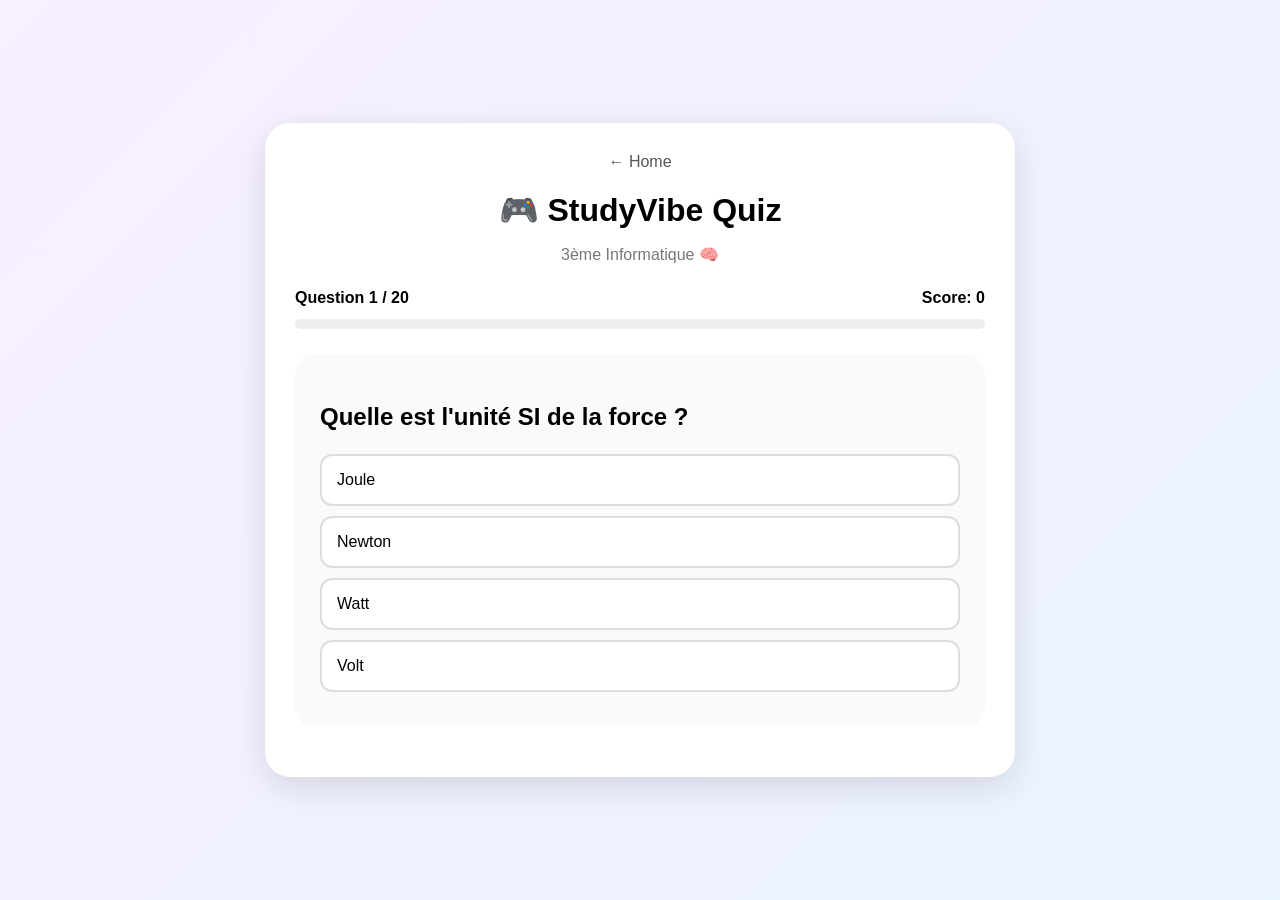
<file: templates/games.html>
<!DOCTYPE html>
<html lang="en">

<head>

    <meta charset="UTF-8">

    <meta name="viewport"
          content="width=device-width, initial-scale=1.0">

    <title>StudyVibe Quiz 🎮</title>

    <style>

        * {
            box-sizing: border-box;
        }

        body {
            margin: 0;
            font-family: Arial, sans-serif;
            min-height: 100vh;

            background:
                linear-gradient(
                    135deg,
                    #f8efff,
                    #eaf4ff
                );

            display: flex;
            justify-content: center;
            align-items: center;

            padding: 20px;
        }

        .quiz-container {
            width: 100%;
            max-width: 750px;

            background: white;

            padding: 30px;

            border-radius: 25px;

            box-shadow:
                0 10px 35px
                rgba(0, 0, 0, 0.12);
        }

        .header {
            text-align: center;
            margin-bottom: 25px;
        }

        .header h1 {
            margin: 10px 0 5px;
        }

        .header p {
            color: #777;
        }

        .back {
            text-decoration: none;
            color: #555;

            display: inline-block;

            margin-bottom: 10px;
        }

        .quiz-info {
            display: flex;
            justify-content: space-between;

            margin-bottom: 12px;

            font-weight: bold;
        }

        .progress-container {
            width: 100%;
            height: 10px;

            background: #eeeeee;

            border-radius: 20px;

            overflow: hidden;

            margin-bottom: 25px;
        }

        #progress {
            width: 0%;
            height: 100%;

            background: #8b5cf6;

            transition: 0.3s;
        }

        .question-card {
            background: #fafafa;

            padding: 25px;

            border-radius: 20px;

            margin-bottom: 20px;
        }

        #question {
            line-height: 1.5;
        }

        .answer {
            display: block;

            width: 100%;

            padding: 15px;

            margin: 10px 0;

            background: white;

            border: 2px solid #dddddd;

            border-radius: 12px;

            cursor: pointer;

            text-align: left;

            font-size: 16px;

            transition: 0.2s;
        }

        .answer:hover {
            border-color: #8b5cf6;
            transform: translateY(-2px);
        }

        .correct {
            background: #d9fbe5 !important;
            border-color: #28a745 !important;
        }

        .wrong {
            background: #ffe0e0 !important;
            border-color: #dc3545 !important;
        }

        #nextButton,
        .restart {
            width: 100%;

            padding: 15px;

            border: none;

            border-radius: 12px;

            background: #8b5cf6;

            color: white;

            font-size: 16px;

            font-weight: bold;

            cursor: pointer;
        }

        #nextButton:hover,
        .restart:hover {
            opacity: 0.9;
        }

        #result {
            text-align: center;
        }

        .trophy {
            font-size: 70px;
        }

        #result h2 {
            font-size: 30px;
        }

        .home {
            display: block;

            text-decoration: none;

            text-align: center;

            margin-top: 15px;

            padding: 14px;

            background: #eeeeee;

            color: #333;

            border-radius: 12px;
        }

        @media (max-width: 600px) {

            .quiz-container {
                padding: 20px;
            }

            .question-card {
                padding: 18px;
            }

            .answer {
                font-size: 14px;
            }

        }

    </style>

</head>


<body>


<div class="quiz-container">


    <!-- =========================
         HEADER
    ========================== -->

    <div class="header">

        <a href="/" class="back">
            ← Home
        </a>

        <h1>
            🎮 StudyVibe Quiz
        </h1>

        <p>
            3ème Informatique 🧠
        </p>

    </div>


    <!-- =========================
         QUIZ
    ========================== -->

    <div id="quiz">


        <div class="quiz-info">

            <span id="questionNumber">
                Question 1 / 20
            </span>

            <span id="score">
                Score: 0
            </span>

        </div>


        <div class="progress-container">

            <div id="progress"></div>

        </div>


        <div class="question-card">

            <h2 id="question">
                Question
            </h2>

            <div id="answers"></div>

        </div>


        <button
            id="nextButton"
            onclick="nextQuestion()"
            style="display:none;">

            Next ➜

        </button>


    </div>


    <!-- =========================
         RESULT
    ========================== -->

    <div
        id="result"
        style="display:none;">

        <div class="trophy">
            🏆
        </div>

        <h2>
            Quiz Finished!
        </h2>

        <h3 id="finalScore"></h3>

        <p id="finalMessage"></p>


        <button
            class="restart"
            onclick="restartQuiz()">

            🔄 Play Again

        </button>


        <a href="/" class="home">
            🏠 Back Home
        </a>

    </div>


</div>


<script>


// =================================
// 20 QUESTIONS
// =================================

const questions = [


    // ==============================
    // PROGRAMMATION
    // ==============================

    {
        question:
        "Quel mot-clé permet de définir une fonction en Python ?",

        answers: [
            "function",
            "def",
            "func",
            "define"
        ],

        correct: 1
    },


    {
        question:
        "Quel type de donnée contient True ou False ?",

        answers: [
            "String",
            "Integer",
            "Boolean",
            "Float"
        ],

        correct: 2
    },


    {
        question:
        "Quel symbole est utilisé pour écrire un commentaire en Python ?",

        answers: [
            "//",
            "#",
            "/* */",
            "<!-- -->"
        ],

        correct: 1
    },


    {
        question:
        "Que donne 5 + 3 * 2 en Python ?",

        answers: [
            "16",
            "11",
            "13",
            "10"
        ],

        correct: 1
    },


    {
        question:
        "Quelle fonction permet d'afficher une valeur en Python ?",

        answers: [
            "show()",
            "display()",
            "print()",
            "write()"
        ],

        correct: 2
    },


    // ==============================
    // STI
    // ==============================

    {
        question:
        "Que signifie CPU ?",

        answers: [
            "Central Processing Unit",
            "Computer Personal Unit",
            "Central Program Utility",
            "Computer Processing User"
        ],

        correct: 0
    },


    {
        question:
        "Que signifie RAM ?",

        answers: [
            "Random Access Memory",
            "Read Access Machine",
            "Rapid Application Memory",
            "Random Application Module"
        ],

        correct: 0
    },


    {
        question:
        "Quelle unité mesure la capacité d'une mémoire informatique ?",

        answers: [
            "Volt",
            "Ohm",
            "Octet",
            "Ampère"
        ],

        correct: 2
    },


    {
        question:
        "Quel composant exécute principalement les instructions d'un programme ?",

        answers: [
            "CPU",
            "Clavier",
            "Écran",
            "Souris"
        ],

        correct: 0
    },


    {
        question:
        "Quel composant permet de stocker les données à long terme ?",

        answers: [
            "RAM",
            "SSD",
            "CPU",
            "Carte réseau"
        ],

        correct: 1
    },


    // ==============================
    // MATH
    // ==============================

    {
        question:
        "Combien vaut 2² + 3² ?",

        answers: [
            "10",
            "11",
            "12",
            "13"
        ],

        correct: 3
    },


    {
        question:
        "Quelle est la dérivée de x² ?",

        answers: [
            "x",
            "2x",
            "x²",
            "2"
        ],

        correct: 1
    },


    {
        question:
        "Si f(x) = 2x + 3, combien vaut f(2) ?",

        answers: [
            "5",
            "6",
            "7",
            "8"
        ],

        correct: 2
    },


    {
        question:
        "Quelle est la valeur de √49 ?",

        answers: [
            "6",
            "7",
            "8",
            "9"
        ],

        correct: 1
    },


    {
        question:
        "Combien vaut 3 × 4 + 2 ?",

        answers: [
            "14",
            "20",
            "18",
            "12"
        ],

        correct: 0
    },


    // ==============================
    // PHYSIQUE
    // ==============================

    {
        question:
        "Quelle est l'unité SI de la force ?",

        answers: [
            "Joule",
            "Newton",
            "Watt",
            "Volt"
        ],

        correct: 1
    },


    {
        question:
        "Quelle relation permet de calculer la vitesse ?",

        answers: [
            "v = d × t",
            "v = d / t",
            "v = t / d",
            "v = d + t"
        ],

        correct: 1
    },


    {
        question:
        "Quelle est l'unité de la tension électrique ?",

        answers: [
            "Ampère",
            "Ohm",
            "Volt",
            "Watt"
        ],

        correct: 2
    },


    {
        question:
        "Quelle est l'unité de la résistance électrique ?",

        answers: [
            "Volt",
            "Ohm",
            "Ampère",
            "Joule"
        ],

        correct: 1
    },


    {
        question:
        "Quelle grandeur électrique est mesurée en Ampère ?",

        answers: [
            "Tension",
            "Résistance",
            "Intensité du courant",
            "Puissance"
        ],

        correct: 2
    }

];


// =================================
// VARIABLES
// =================================

let currentQuestion = 0;

let score = 0;

let answered = false;


// =================================
// RANDOMIZE QUESTIONS
// =================================

function shuffleQuestions() {

    questions.sort(
        () => Math.random() - 0.5
    );

}


// =================================
// SHOW QUESTION
// =================================

function showQuestion() {

    answered = false;


    const q =
        questions[currentQuestion];


    document.getElementById(
        "question"
    ).textContent =
        q.question;


    document.getElementById(
        "questionNumber"
    ).textContent =
        "Question " +
        (currentQuestion + 1) +
        " / " +
        questions.length;


    document.getElementById(
        "score"
    ).textContent =
        "Score: " + score;


    document.getElementById(
        "progress"
    ).style.width =
        (
            currentQuestion /
            questions.length *
            100
        ) + "%";


    const answersContainer =
        document.getElementById(
            "answers"
        );


    answersContainer.innerHTML = "";


    q.answers.forEach(
        function(answer, index) {


            const button =
                document.createElement(
                    "button"
                );


            button.className =
                "answer";


            button.textContent =
                answer;


            button.onclick =
                function() {

                    checkAnswer(
                        index,
                        button
                    );

                };


            answersContainer.appendChild(
                button
            );

        }
    );


    document.getElementById(
        "nextButton"
    ).style.display =
        "none";

}


// =================================
// CHECK ANSWER
// =================================

function checkAnswer(
    selectedIndex,
    selectedButton
) {


    if (answered) {
        return;
    }


    answered = true;


    const q =
        questions[currentQuestion];


    const buttons =
        document.querySelectorAll(
            ".answer"
        );


    buttons.forEach(
        function(button, index) {


            if (
                index ===
                q.correct
            ) {

                button.classList.add(
                    "correct"
                );

            }

        }
    );


    if (
        selectedIndex ===
        q.correct
    ) {

        score++;

    } else {

        selectedButton.classList.add(
            "wrong"
        );

    }


    document.getElementById(
        "score"
    ).textContent =
        "Score: " + score;


    document.getElementById(
        "nextButton"
    ).style.display =
        "block";

}


// =================================
// NEXT QUESTION
// =================================

function nextQuestion() {

    currentQuestion++;


    if (
        currentQuestion >=
        questions.length
    ) {

        showResult();

        return;

    }


    showQuestion();

}


// =================================
// SHOW RESULT
// =================================

function showResult() {


    document.getElementById(
        "quiz"
    ).style.display =
        "none";


    document.getElementById(
        "result"
    ).style.display =
        "block";


    document.getElementById(
        "finalScore"
    ).textContent =
        "Your score: " +
        score +
        " / " +
        questions.length;


    const percentage =
        (
            score /
            questions.length
        ) * 100;


    if (percentage >= 90) {

        document.getElementById(
            "finalMessage"
        ).textContent =
            "🌟 Excellent! You're a 3ème Info star!";

    }

    else if (percentage >= 70) {

        document.getElementById(
            "finalMessage"
        ).textContent =
            "👏 Very good! Keep going!";

    }

    else if (percentage >= 50) {

        document.getElementById(
            "finalMessage"
        ).textContent =
            "💪 Good job! A little more revision!";

    }

    else {

        document.getElementById(
            "finalMessage"
        ).textContent =
            "📚 Keep studying and try again!";

    }

}


// =================================
// RESTART
// =================================

function restartQuiz() {


    currentQuestion = 0;

    score = 0;


    shuffleQuestions();


    document.getElementById(
        "quiz"
    ).style.display =
        "block";


    document.getElementById(
        "result"
    ).style.display =
        "none";


    showQuestion();

}


// =================================
// START GAME
// =================================

shuffleQuestions();

showQuestion();


</script>


</body>

</html>
</file>
